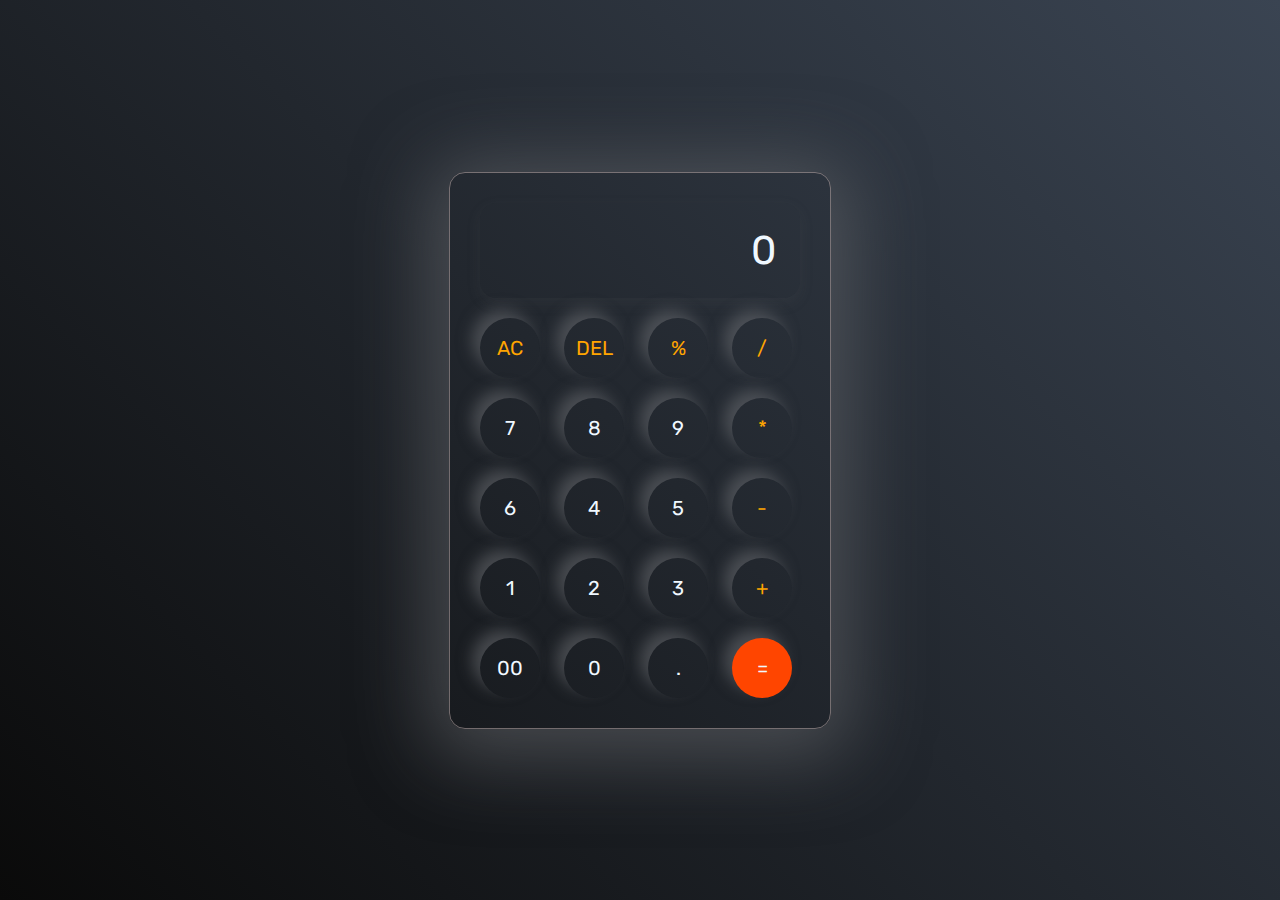
<file: Calculator/index.HTML>
<!DOCTYPE html>
<html lang="en">

<head>
    <meta charset="UTF-8">
    <meta http-equiv="X-UA-Compatible" content="IE=edge">
    <meta name="viewport" content="width=device-width, initial-scale=1.0">
    <link rel="stylesheet" href="styles.css">
    <title>Calculator</title>
</head>

<body>
    <div class="calculator">

        <input type="text" placeholder="0" id="inputArea">
        <div>
            <button class="operatorBtn">AC</button>
            <button class="operatorBtn">DEL</button>
            <button class="operatorBtn">%</button>
            <button class="operatorBtn">/</button>
        </div>
        <div>
            <button>7</button>
            <button>8</button>
            <button>9</button>
            <button class="operatorBtn">*</button>
        </div>
        <div>
            <button>6</button>
            <button>4</button>
            <button>5</button>
            <button class="operatorBtn">-</button>
        </div>
        <div>
            <button>1</button>
            <button>2</button>
            <button>3</button>
            <button class="operatorBtn">+</button>
        </div>
        <div>
            <button>00</button>
            <button>0</button>
            <button>.</button>
            <button class="equalBtn">=</button>
        </div>
    </div>
    <script src="script.js"></script>
</body>

</html>
</file>
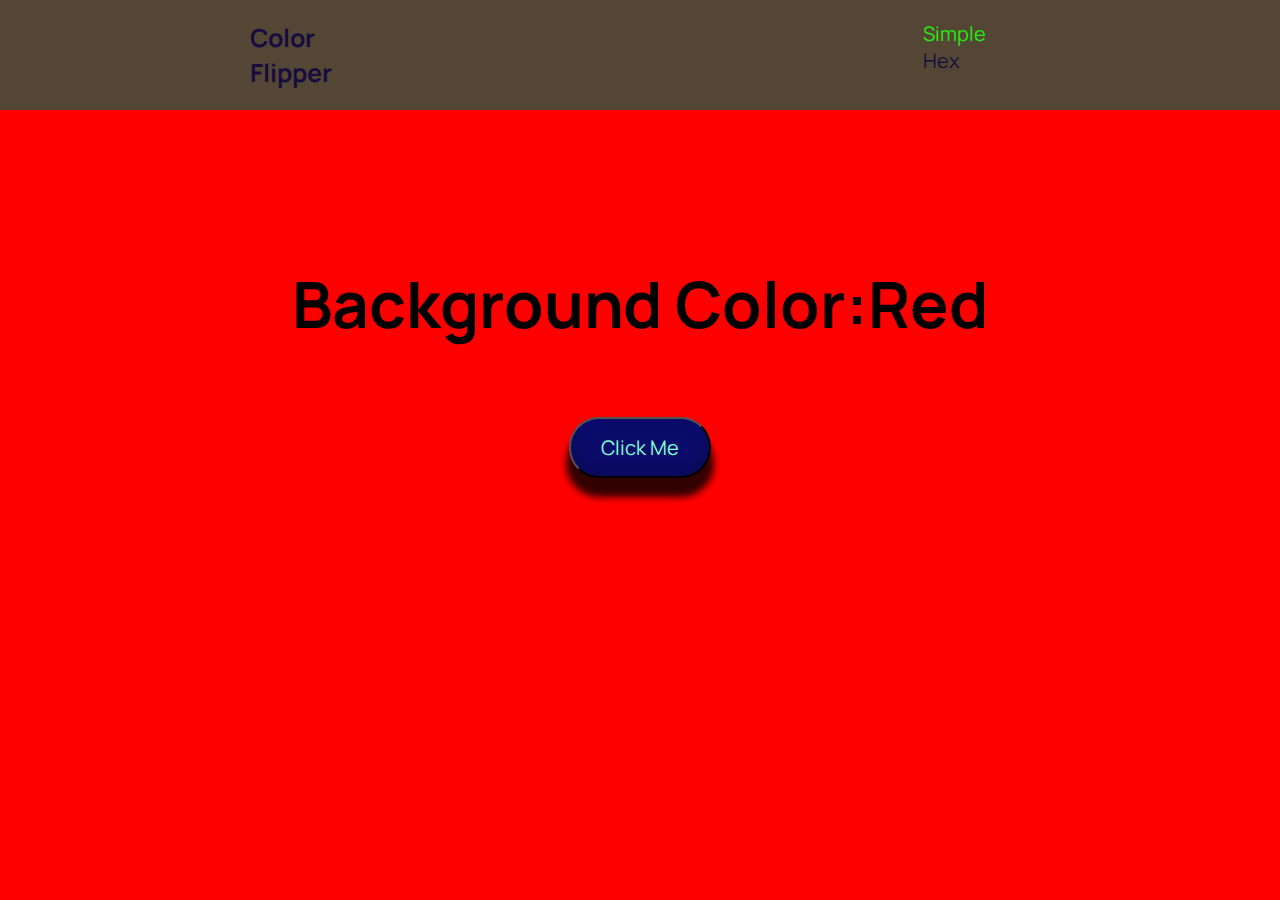
<file: Color flipper/index.html>
<!DOCTYPE html>
<html lang="en">

<head>
    <meta charset="UTF-8">
    <meta http-equiv="X-UA-Compatible" content="IE=edge">
    <meta name="viewport" content="width=device-width, initial-scale=1.0">
    <title>Color Flipper</title>
    <link rel="stylesheet" href="style.css">
</head>

<body>
    <nav class="nav-bar">
        <h4>Color Flipper</h4>
        <ul>
            <li><a style="color:rgb(36, 233, 15)">Simple</a></li>
            <li><a href="hex.html">Hex</a></li>
        </ul>
    </nav>
    <div class="container">
        <h1>Background Color:<span class="color">Red</span></h1>
        <button class="btn" id="btn-click">Click Me</button>
    </div>
    <script src="script.js"></script>
</body>

</html>
</file>
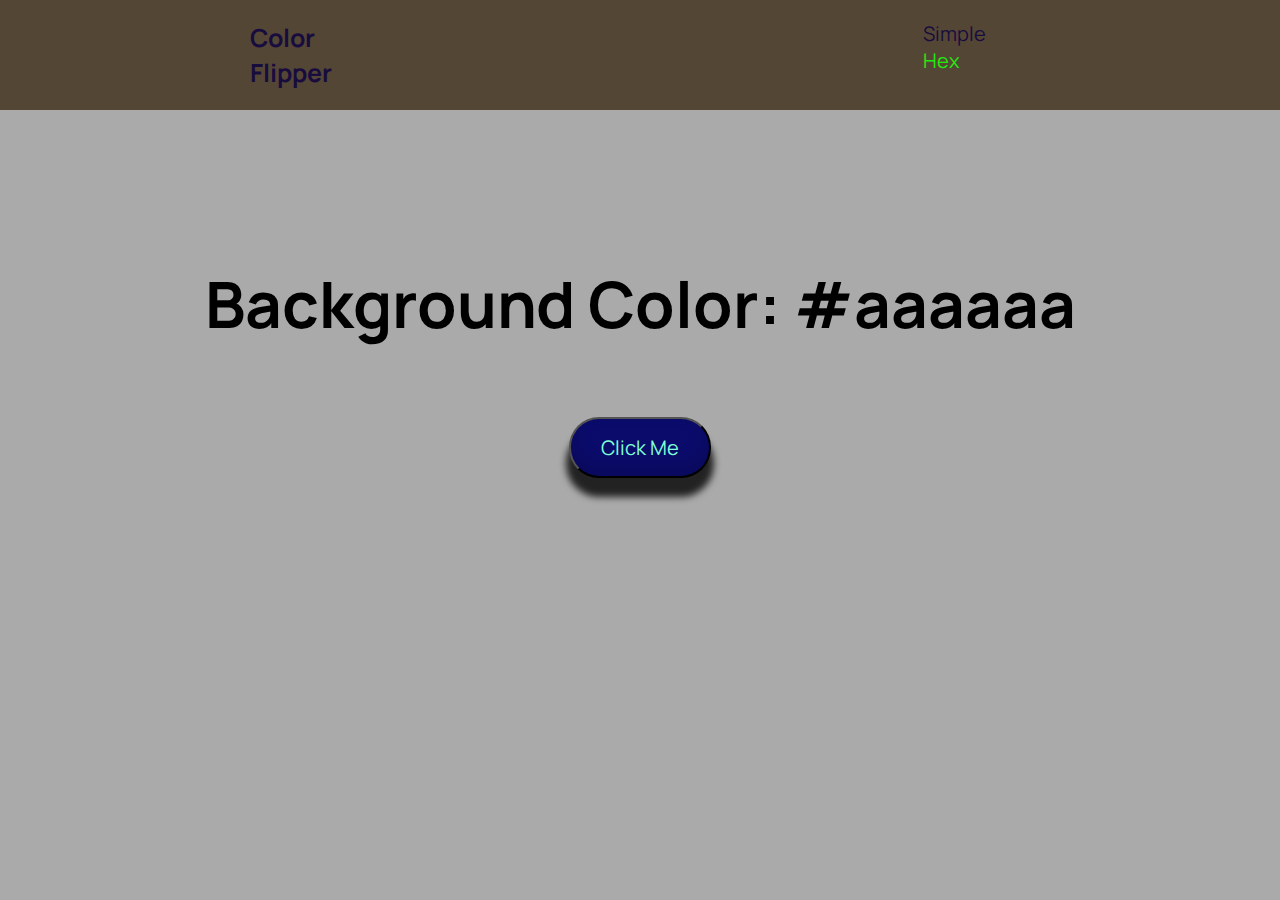
<file: Color flipper/hex.html>
<!DOCTYPE html>
<html lang="en">

<head>
    <meta charset="UTF-8">
    <meta http-equiv="X-UA-Compatible" content="IE=edge">
    <meta name="viewport" content="width=device-width, initial-scale=1.0">
    <title>Color Flipper</title>
    <link rel="stylesheet" href="style.css">
</head>

<body>
    <nav class="nav-bar">
        <h4>Color Flipper</h4>
        <ul>
            <li><a href="index.html">Simple</a></li>
            <li><a style="color:rgb(36, 233, 15)">Hex</a></li>
        </ul>
    </nav>
    <div class="container">
        <h1>Background Color: <span class="color">#aaaaaa</span></h1>
        <button class="btn" id="btn-click">Click Me</button>
    </div>
    <script src="script2.js"></script>
</body>

</html>
</file>
<file: Calculator/styles.css>
@import url('https://fonts.googleapis.com/css2?family=Rubik&display=swap');

*{
    margin: 0;
    padding: 0;
    box-sizing: border-box;
    font-family: 'Rubik', sans-serif;
}

body{
    height: 100vh;
    width: 100%;
    display: flex;
    justify-content: center;
    align-items: center;
    background: linear-gradient(45deg, #0a0a0a, #3a4452);
}

.calculator{
    border: #a89999a3 solid 1px;
    margin: 20px;
    padding: 20px;
    border-radius: 16px;
    background-color: transparent;
    box-shadow: 0px 10px 75px 20px rgba(113, 115, 119, 0.5);
}

input{
    background: transparent;
    width: 320px;
    border: none;
    border-radius: 16px;
    padding: 24px;
    margin: 10px;
    font-size: 40px;
    text-align: right;
    box-shadow: 0px 5px 15px rgba(113, 115, 119, 0.1);
    color: aliceblue;
}

input::placeholder{
    color: aliceblue;
}

button{
    border: none;
    width: 60px;
    height: 60px;
    margin: 10px;
    border-radius: 50%;    
    box-shadow: -8px -8px 15px rgba(113, 115, 119, 0.5);
    background: transparent;
    font-size: 20px;
    color: aliceblue;
    cursor: pointer;
}

.operatorBtn{
    color: orange
}

.equalBtn{
    background-color: orangered;
}
</file>
<file: Color flipper/style.css>
@import url('https://fonts.googleapis.com/css2?family=Manrope:wght@700&family=Raleway:wght@700&family=Roboto+Mono&display=swap');

/* font-family: 'Manrope', sans-serif;
font-family: 'Raleway', sans-serif;
font-family: 'Roboto Mono', monospace; */

* {
    margin: 0;
}

.nav-bar {
    display: flex;
    justify-content: space-between;
    background-color: rgb(84, 70, 52);
    color: rgb(24, 12, 63);
}


h4 {
    margin: 20px 250px;
    font-size: 25px;
    font-family: 'Manrope', sans-serif;
}

ul {
    margin: 20px 250px;
    list-style: none;
}

ul li {
    margin: 20px;
    display: inline-block;
    margin: 0 10px;
    font-size: 20px;
    font-family: 'Manrope', sans-serif;
}

ul li a {
    text-decoration: none;
    color: rgb(24, 12, 63);
}

.container {
    font-size: 2em;
    font-family: 'Manrope', sans-serif;
    margin: 150px;
    display: flex;
    align-items: center;
    justify-content: center;
    flex-direction: column;
}

.btn {
    margin: 70px;
    padding: 15px 30px;
    font-size: 20px;
    font-family: 'Manrope', sans-serif;
    background-color: rgb(11, 11, 108);
    color: aquamarine;
    border-radius: 30px;
    box-shadow: rgba(0, 0, 0, 0.8) 0px 16px 7px 3px, rgba(0, 0, 0, 0.15) 0px -10px 20px inset;;
}

.btn:hover {
    transition: ease 0.3s;
    background-color: aquamarine;
    color: rgba(3, 3, 44);
}
</file>
